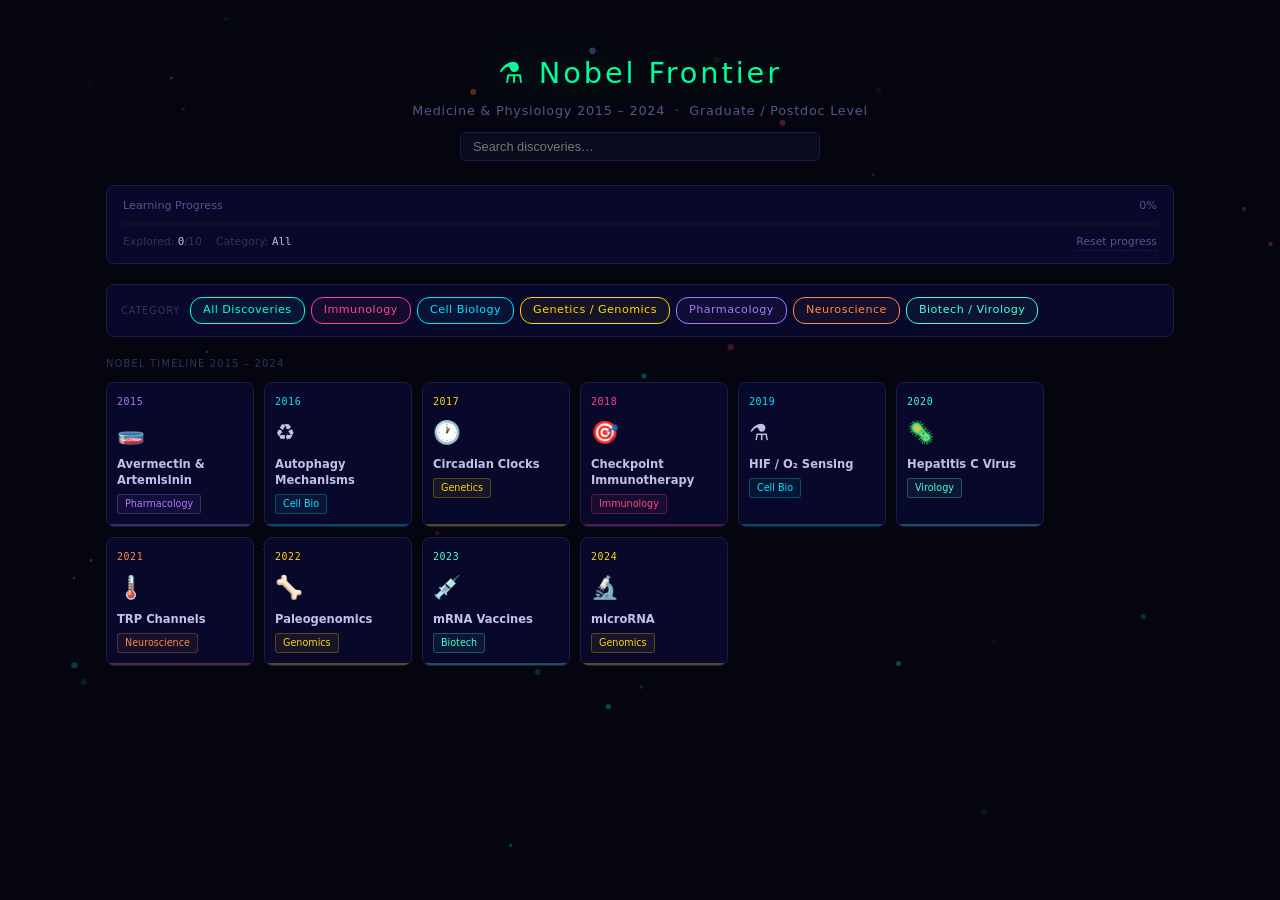
<file: index.html>
<!DOCTYPE html>
<html lang="en">
<head>
<meta charset="UTF-8">
<meta name="viewport" content="width=device-width, initial-scale=1.0">
<title>kbiology — Nobel Frontier 2015–2024</title>
<link rel="stylesheet" href="shared/theme.css">
<style>
html,body{height:100%;overflow-x:hidden}
#particle-canvas{position:fixed;inset:0;pointer-events:none;z-index:0}
.hub-wrap{position:relative;z-index:1;max-width:1100px;margin:0 auto;padding:20px 16px 40px}
.hub-hdr{text-align:center;padding:32px 0 24px}
.hub-title{font-size:1.8rem;color:var(--green);text-shadow:0 0 40px rgba(0,255,153,.4);letter-spacing:.1em;margin-bottom:6px}
.hub-sub{font-size:.8rem;color:var(--dim);letter-spacing:.06em}
.hub-search{margin:12px auto 0;max-width:360px;display:flex;gap:8px}
.hub-search input{flex:1;background:var(--bg3);border:1px solid var(--border);color:var(--text);padding:6px 12px;border-radius:6px;font-size:.8rem;outline:none}
.hub-search input:focus{border-color:var(--green)}
.filter-row{display:flex;gap:6px;flex-wrap:wrap;margin-bottom:20px;padding:12px 14px;background:var(--bg2);border:1px solid var(--border);border-radius:8px;align-items:center}
.filter-lbl{font-size:.6rem;color:var(--muted);text-transform:uppercase;letter-spacing:.1em;margin-right:4px}
.filter-chip{padding:4px 12px;border-radius:12px;font-size:.7rem;cursor:pointer;border:1px solid;letter-spacing:.04em;transition:.15s;user-select:none;position:relative}
.filter-chip:hover{filter:brightness(1.3)}
.filter-chip.active{filter:brightness(1.5)}
.timeline-section{margin-bottom:24px}
.timeline-label{font-size:.62rem;text-transform:uppercase;letter-spacing:.12em;color:var(--muted);margin-bottom:10px}
.timeline-rail{display:flex;gap:10px;flex-wrap:wrap;padding-bottom:8px}
.mod-card{width:148px;background:var(--bg2);border:1px solid var(--border);border-radius:8px;padding:12px 10px;cursor:pointer;transition:.2s;position:relative;overflow:hidden}
.mod-card:hover{transform:translateY(-3px);border-color:var(--cc,var(--green));box-shadow:0 8px 28px rgba(0,0,0,.6),0 0 24px rgba(0,0,0,.4),0 0 0 1px var(--cc,var(--green))}
.mod-card.filtered-out{opacity:.25;pointer-events:none}
.mod-card.visited::after{content:'✓';position:absolute;top:6px;right:8px;font-size:.7rem;color:var(--good);opacity:.9}
.card-year{font-size:.62rem;font-family:monospace;color:var(--cc,var(--green));letter-spacing:.06em;margin-bottom:6px;display:flex;align-items:center;gap:5px}
.card-icon{font-size:1.4rem;margin-bottom:6px}
.card-title{font-size:.72rem;color:var(--text);line-height:1.4;font-weight:600;margin-bottom:5px}
.card-tag{font-size:.6rem;padding:2px 7px;border-radius:3px;border:1px solid;display:inline-block}
.card-glow{position:absolute;bottom:0;left:0;right:0;height:2px;background:var(--cc,var(--green));opacity:.3;transition:.2s}
.mod-card:hover .card-glow{opacity:.8;box-shadow:0 0 10px var(--cc,var(--green))}
.progress-bar-wrap{background:var(--bg2);border:1px solid var(--border);border-radius:8px;padding:12px 16px;margin-bottom:20px}
.progress-label{display:flex;justify-content:space-between;font-size:.7rem;color:var(--dim);margin-bottom:7px}
.progress-track{height:4px;background:var(--bg4);border-radius:2px;overflow:hidden}
.progress-fill{height:100%;background:linear-gradient(90deg,var(--green),var(--cyan));border-radius:2px;transition:width .4s ease}
.info-bar{display:flex;gap:14px;margin-top:8px}
.info-stat{font-size:.68rem;color:var(--muted)}
.info-stat span{color:var(--text);font-family:monospace}

/* Chip modal */
#chip-modal{
  display:none;position:fixed;z-index:99999;
  min-width:240px;max-width:320px;
  background:var(--bg3);border:1px solid var(--border);border-radius:10px;
  padding:16px 14px 12px;
  box-shadow:0 10px 50px rgba(0,0,0,.85);
  font-size:12px;line-height:1.55;color:var(--text);
  pointer-events:none;overflow:hidden;transition:border-color .3s
}
#chip-modal.vis{display:block}
#chip-modal .cm-bar{
  position:absolute;top:0;left:0;height:3px;width:0%;
  background:linear-gradient(90deg,var(--cc,#00e5ff) 0%,#fff 50%,var(--cc,#00e5ff) 100%);
  box-shadow:0 0 10px var(--cc,#00e5ff),0 0 22px rgba(255,255,255,.4);
  opacity:0;border-radius:10px 10px 0 0;pointer-events:none
}
#chip-modal.counting .cm-bar{opacity:1;animation:cmcharge 5s linear forwards}
#chip-modal.pinned .cm-bar{opacity:1;width:100%;animation:none;background:var(--cc,#00e5ff);box-shadow:0 0 18px var(--cc,#00e5ff),0 0 40px rgba(255,255,255,.5)}
#chip-modal.pinned{pointer-events:auto;border-color:var(--cc,#00e5ff)}
@keyframes cmcharge{from{width:0%}to{width:100%}}
.cm-title{font-size:13px;font-weight:700;color:var(--bright);margin-bottom:4px;display:flex;align-items:center;gap:7px}
.cm-badge{font-size:.6rem;font-weight:700;letter-spacing:.06em;text-transform:uppercase;padding:2px 7px;border-radius:4px;border:1px solid;flex-shrink:0}
.cm-desc{color:#8888b0;margin-bottom:8px;font-size:11px}
.cm-topics{display:flex;flex-direction:column;gap:3px;margin-bottom:7px}
.cm-topic-row{display:flex;align-items:center;gap:7px;background:var(--bg4);border-radius:4px;padding:3px 7px;font-size:11px}
.cm-topic-year{color:#44447a;font-family:monospace;font-size:.68rem;flex-shrink:0;width:30px}
.cm-hint{font-size:.62rem;color:#22224a;margin-top:5px;text-align:center}
#chip-modal.counting .cm-hint{opacity:0}
#chip-modal.pinned .cm-hint{display:none}
.cm-ext-link{display:none;font-size:.68rem;color:var(--cc,#00e5ff);text-decoration:none;margin-top:5px}
#chip-modal.pinned .cm-ext-link{display:block}
</style>
</head>
<body>
<canvas id="particle-canvas"></canvas>
<div class="hub-wrap">

  <div class="hub-hdr">
    <div class="hub-title">⚗ Nobel Frontier</div>
    <div class="hub-sub">Medicine &amp; Physiology 2015 – 2024 &nbsp;·&nbsp; Graduate / Postdoc Level</div>
    <div class="hub-search">
      <input type="text" id="search-input" placeholder="Search discoveries…" autocomplete="off">
    </div>
  </div>

  <div class="progress-bar-wrap">
    <div class="progress-label">
      <span>Learning Progress</span>
      <span id="prog-pct">0%</span>
    </div>
    <div class="progress-track"><div class="progress-fill" id="prog-fill" style="width:0%"></div></div>
    <div class="info-bar">
      <div class="info-stat">Explored: <span id="stat-visited">0</span>/10</div>
      <div class="info-stat">Category: <span id="stat-cat">All</span></div>
      <a href="#" id="reset-progress" class="info-stat" style="margin-left:auto;color:var(--dim);text-decoration:none;border-bottom:1px dashed var(--border);cursor:pointer">Reset progress</a>
    </div>
  </div>

  <div class="filter-row" id="filter-row">
    <span class="filter-lbl">Category</span>
  </div>

  <div class="timeline-section">
    <div class="timeline-label">Nobel Timeline 2015 – 2024</div>
    <div class="timeline-rail" id="timeline-rail"></div>
  </div>

</div>

<div id="chip-modal">
  <div class="cm-bar"></div>
  <div class="cm-title"><span id="cm-name"></span><span class="cm-badge" id="cm-badge"></span></div>
  <div class="cm-desc" id="cm-desc"></div>
  <div class="cm-topics" id="cm-topics"></div>
  <div class="cm-hint">Hold 5s to pin</div>
  <a class="cm-ext-link" id="cm-link" href="#" target="_blank" rel="noopener">Explore on NIH ↗</a>
</div>

<script>
// ── Data ─────────────────────────────────────────────────────────────────────
const MODULES = [
  {year:2015,title:'Avermectin & Artemisinin', icon:'🧫',category:'pharmacology',tag:'Pharmacology',file:'modules/2015_antiparasitic.html'},
  {year:2016,title:'Autophagy Mechanisms',     icon:'♻️',category:'cell',         tag:'Cell Bio',    file:'modules/2016_autophagy.html'},
  {year:2017,title:'Circadian Clocks',          icon:'🕐',category:'genetics',     tag:'Genetics',    file:'modules/2017_circadian.html'},
  {year:2018,title:'Checkpoint Immunotherapy',  icon:'🎯',category:'immunology',   tag:'Immunology',  file:'modules/2018_immunotherapy.html'},
  {year:2019,title:'HIF / O\u2082 Sensing',     icon:'⚗️',category:'cell',         tag:'Cell Bio',    file:'modules/2019_hif_oxygen.html'},
  {year:2020,title:'Hepatitis C Virus',          icon:'🦠',category:'biotech',      tag:'Virology',    file:'modules/2020_hepatitis_c.html'},
  {year:2021,title:'TRP Channels',               icon:'🌡️',category:'neuroscience', tag:'Neuroscience',file:'modules/2021_trp_channels.html'},
  {year:2022,title:'Paleogenomics',              icon:'🦴',category:'genetics',     tag:'Genomics',    file:'modules/2022_paleogenomics.html'},
  {year:2023,title:'mRNA Vaccines',              icon:'💉',category:'biotech',      tag:'Biotech',     file:'modules/2023_mrna.html'},
  {year:2024,title:'microRNA',                   icon:'🔬',category:'genetics',     tag:'Genomics',    file:'modules/2024_microrna.html'},
];

const CATEGORIES = {
  all:{name:'All Discoveries',color:'#00ff99',badge:'10 topics',
    desc:'The complete Nobel Medicine & Physiology prizes 2015–2024. Cell biology, genomics, immunology, pharmacology, neuroscience and biotechnology.',
    topics:MODULES.map(m=>({year:String(m.year),name:m.title})),
    link:'https://www.nobelprize.org/prizes/medicine/'},
  immunology:{name:'Immunology',color:'#ff4488',badge:'1 prize',
    desc:'Checkpoint proteins PD-1 and CTLA-4 act as molecular brakes that tumors exploit to evade immune destruction — blocking them unleashes T cells against cancer.',
    topics:[{year:'2018',name:'PD-1 / CTLA-4 Checkpoint Blockade'}],
    link:'https://www.niaid.nih.gov/research/immune-system'},
  cell:{name:'Cell Biology',color:'#00e5ff',badge:'2 prizes',
    desc:'Fundamental cellular homeostasis — lysosomal autophagy machinery (Ohsumi) and HIF transcription factor oxygen sensing (Kaelin, Ratcliffe, Semenza).',
    topics:[{year:'2016',name:'Autophagy — lysosomal self-digestion'},{year:'2019',name:'HIF pathway — hypoxia signaling'}],
    link:'https://www.nigms.nih.gov/education/fact-sheets/Pages/cell-biology.aspx'},
  genetics:{name:'Genetics / Genomics',color:'#ffd700',badge:'3 prizes',
    desc:'Molecular clocks from transcription factor feedback loops, ancient DNA from 40,000-year-old bones, and microRNA post-transcriptional silencing networks.',
    topics:[{year:'2017',name:'CLOCK/BMAL1 circadian oscillator'},{year:'2022',name:'Neanderthal paleogenomics'},{year:'2024',name:'lin-4 / let-7 microRNA silencing'}],
    link:'https://www.genome.gov/'},
  pharmacology:{name:'Pharmacology',color:'#aa77ff',badge:'1 prize',
    desc:'Rational drug discovery from natural products: avermectin from soil bacteria and artemisinin from herbal medicine — ethnopharmacology meets modern drug development.',
    topics:[{year:'2015',name:'Avermectin & Artemisinin'}],
    link:'https://www.ncats.nih.gov/'},
  neuroscience:{name:'Neuroscience',color:'#ff8844',badge:'1 prize',
    desc:'TRPV1 and PIEZO channels — molecular transducers of heat, cold, and mechanical force at nerve terminals. Opens new analgesic drug targets.',
    topics:[{year:'2021',name:'TRPV1 / PIEZO thermosensation & mechanosensation'}],
    link:'https://www.ninds.nih.gov/'},
  biotech:{name:'Biotech / Virology',color:'#44ffcc',badge:'2 prizes',
    desc:'HCV characterization enabling curative direct-acting antivirals, and nucleoside-modified mRNA with lipid nanoparticle delivery for rapid vaccine platforms.',
    topics:[{year:'2020',name:'HCV — NS5A/NS5B targets, pan-genotypic DAAs'},{year:'2023',name:'mRNA — pseudouridine mod, LNP formulation'}],
    link:'https://www.niaid.nih.gov/'},
};

// ── localStorage progress ─────────────────────────────────────────────────
const STORE_KEY = 'kbiology-visited';
function loadVisited() {
  try { return new Set(JSON.parse(localStorage.getItem(STORE_KEY) || '[]')); }
  catch(e) { return new Set(); }
}
function saveVisited(s) {
  try { localStorage.setItem(STORE_KEY, JSON.stringify([...s])); } catch(e){}
}
let visited = loadVisited();

function updateProgress() {
  const pct = Math.round(visited.size / MODULES.length * 100);
  document.getElementById('prog-fill').style.width = pct + '%';
  document.getElementById('prog-pct').textContent = pct + '%';
  document.getElementById('stat-visited').textContent = visited.size;
  // update card visited state
  MODULES.forEach(m => {
    const card = document.getElementById('card-' + m.year);
    if (card) card.classList.toggle('visited', visited.has(m.year));
  });
}

// ── Build filter chips ───────────────────────────────────────────────────────
let activeCat = 'all';
const filterRow = document.getElementById('filter-row');
const CHIP_COLORS = {all:'#00ff99',immunology:'#ff4488',cell:'#00e5ff',genetics:'#ffd700',pharmacology:'#aa77ff',neuroscience:'#ff8844',biotech:'#44ffcc'};

Object.entries(CATEGORIES).forEach(([catKey, cat]) => {
  const chip = document.createElement('span');
  chip.className = 'filter-chip' + (catKey === 'all' ? ' active' : '');
  chip.textContent = cat.name;
  chip.style.borderColor = cat.color;
  chip.style.color = cat.color;
  chip.style.background = cat.color + '0d';
  chip.dataset.cat = catKey;
  chip.addEventListener('click', () => {
    activeCat = catKey;
    document.querySelectorAll('.filter-chip').forEach(c => c.classList.toggle('active', c.dataset.cat === catKey));
    document.getElementById('stat-cat').textContent = cat.name;
    filterCards(catKey);
    pinned = false; clearTimeout(hoverTimer); chipModal.className = '';
  });
  // Hover events wired below
  filterRow.appendChild(chip);
});

function filterCards(cat) {
  MODULES.forEach(m => {
    const card = document.getElementById('card-' + m.year);
    if (card) card.classList.toggle('filtered-out', cat !== 'all' && m.category !== cat);
  });
}

// ── Build timeline cards ─────────────────────────────────────────────────────
const rail = document.getElementById('timeline-rail');
MODULES.forEach(m => {
  const cat = CATEGORIES[m.category] || CATEGORIES.all;
  const card = document.createElement('div');
  card.className = 'mod-card' + (visited.has(m.year) ? ' visited' : '');
  card.id = 'card-' + m.year;
  card.style.setProperty('--cc', cat.color);

  const yearEl = document.createElement('div');
  yearEl.className = 'card-year';
  yearEl.textContent = m.year;

  const iconEl = document.createElement('div');
  iconEl.className = 'card-icon';
  iconEl.textContent = m.icon;

  const titleEl = document.createElement('div');
  titleEl.className = 'card-title';
  titleEl.textContent = m.title;

  const tagEl = document.createElement('div');
  tagEl.className = 'card-tag';
  tagEl.textContent = m.tag;
  tagEl.style.color = cat.color;
  tagEl.style.borderColor = cat.color + '44';
  tagEl.style.background = cat.color + '10';

  const glowEl = document.createElement('div');
  glowEl.className = 'card-glow';

  card.appendChild(yearEl);
  card.appendChild(iconEl);
  card.appendChild(titleEl);
  card.appendChild(tagEl);
  card.appendChild(glowEl);

  card.addEventListener('click', () => {
    visited.add(m.year);
    saveVisited(visited);
    updateProgress();
    window.location.href = m.file;
  });

  rail.appendChild(card);
});

// ── Search filter ────────────────────────────────────────────────────────────
document.getElementById('search-input').addEventListener('input', function() {
  const q = this.value.toLowerCase().trim();
  MODULES.forEach(m => {
    const card = document.getElementById('card-' + m.year);
    if (!card) return;
    const match = !q || m.title.toLowerCase().includes(q) || String(m.year).includes(q) || m.tag.toLowerCase().includes(q);
    card.classList.toggle('filtered-out', !match);
  });
});

// ── Chip modal (Warhammer 5s charge bar) ─────────────────────────────────────
const chipModal = document.getElementById('chip-modal');
let hoverTimer = null, pinned = false;

function buildChipTopics(topics) {
  const el = document.getElementById('cm-topics');
  while (el.firstChild) el.removeChild(el.firstChild);
  topics.forEach(t => {
    const row = document.createElement('div'); row.className = 'cm-topic-row';
    const yr = document.createElement('span'); yr.className = 'cm-topic-year'; yr.textContent = t.year;
    const nm = document.createElement('span'); nm.className = ''; nm.style.color = '#c0c0ea'; nm.textContent = t.name;
    row.appendChild(yr); row.appendChild(nm);
    el.appendChild(row);
  });
}

function showChipModal(catKey, x, y) {
  const d = CATEGORIES[catKey]; if (!d) return;
  chipModal.style.setProperty('--cc', d.color);
  document.getElementById('cm-name').textContent = d.name;
  const badge = document.getElementById('cm-badge');
  badge.textContent = d.badge;
  badge.style.color = d.color;
  badge.style.borderColor = d.color + '44';
  badge.style.background = d.color + '12';
  document.getElementById('cm-desc').textContent = d.desc;
  buildChipTopics(d.topics);
  document.getElementById('cm-link').href = d.link;
  posChipModal(x, y);
  chipModal.className = 'vis counting';
}

function posChipModal(x, y) {
  const mw=320, mh=280, vw=window.innerWidth, vh=window.innerHeight;
  let left = x + 14, top = y + 14;
  if (left + mw > vw - 10) left = x - mw - 14;
  if (top  + mh > vh - 10) top  = vh - mh - 10;
  chipModal.style.left = left + 'px';
  chipModal.style.top  = top  + 'px';
}

document.querySelectorAll('.filter-chip').forEach(chip => {
  chip.addEventListener('mouseenter', e => {
    if (pinned) return;
    clearTimeout(hoverTimer);
    const r = chip.getBoundingClientRect();
    showChipModal(chip.dataset.cat, r.right, r.bottom);
    hoverTimer = setTimeout(() => {
      chipModal.classList.remove('counting');
      chipModal.classList.add('pinned');
      pinned = true;
    }, 5000);
  });
  chip.addEventListener('mouseleave', () => {
    if (pinned) return;
    clearTimeout(hoverTimer);
    chipModal.className = '';
  });
  chip.addEventListener('mousemove', e => {
    if (!pinned && chipModal.classList.contains('vis')) posChipModal(e.clientX, e.clientY);
  });
});

document.addEventListener('click', e => {
  if (!e.target.closest('.filter-chip') && !e.target.closest('#chip-modal')) {
    pinned = false; clearTimeout(hoverTimer); chipModal.className = '';
  }
});

// ── Particle background ───────────────────────────────────────────────────────
(function() {
  const cv = document.getElementById('particle-canvas');
  const ctx = cv.getContext('2d');
  const COLORS = ['#00ff99','#00e5ff','#ffd700','#ff4488','#ff8844','#44ffcc','#88aaff','#aa77ff'];
  let W, H, particles = [];

  function resize() {
    W = cv.width  = window.innerWidth;
    H = cv.height = window.innerHeight;
  }

  function mkParticle() {
    return {
      x: Math.random() * W, y: Math.random() * H,
      vx: (Math.random() - 0.5) * 0.3, vy: (Math.random() - 0.5) * 0.3,
      r: 1 + Math.random() * 2.5,
      color: COLORS[Math.floor(Math.random() * COLORS.length)],
      a: Math.random() * Math.PI * 2, da: (Math.random() - 0.5) * 0.01
    };
  }

  resize();
  for (let i = 0; i < 55; i++) particles.push(mkParticle());
  window.addEventListener('resize', resize);

  function draw() {
    ctx.clearRect(0, 0, W, H);
    particles.forEach(p => {
      p.x += p.vx; p.y += p.vy; p.a += p.da;
      if (p.x < -10) p.x = W + 10;
      if (p.x > W + 10) p.x = -10;
      if (p.y < -10) p.y = H + 10;
      if (p.y > H + 10) p.y = -10;
      const opacity = 0.15 + 0.15 * Math.sin(p.a);
      ctx.beginPath();
      ctx.arc(p.x, p.y, p.r, 0, Math.PI * 2);
      ctx.fillStyle = p.color;
      ctx.globalAlpha = opacity;
      ctx.fill();
    });
    ctx.globalAlpha = 1;
    requestAnimationFrame(draw);
  }
  draw();
})();

updateProgress();

// ── Reset progress ──────────────────────────────────────────────────────────
document.getElementById('reset-progress').addEventListener('click', e => {
  e.preventDefault();
  if (!visited.size) return;
  if (!confirm(`Reset learning progress? (${visited.size} module${visited.size === 1 ? '' : 's'} marked visited)`)) return;
  visited = new Set();
  saveVisited(visited);
  updateProgress();
});
</script>
</body>
</html>
</file>
<file: shared/theme.css>
*, *::before, *::after { box-sizing: border-box; margin: 0; padding: 0; }

:root {
  --bg:#05050f; --bg2:#08082a; --bg3:#0b0b1e; --bg4:#0f0f28;
  --border:#1c1c44; --border2:#0f0f28;
  --text:#c0c0ea; --dim:#55558a; --muted:#33335a; --bright:#e8e8ff;
  --green:#00ff99; --cyan:#00e5ff; --gold:#ffd700; --pink:#ff4488;
  --orange:#ff8844; --teal:#44ffcc; --blue:#88aaff; --violet:#aa77ff;
  --good:#00ff99; --warn:#ffd700; --bad:#ff4444;
}

body { background:var(--bg); color:var(--text); font-family:'Segoe UI',system-ui,sans-serif; font-size:13px; line-height:1.5; }

h1 { font-size:1.4rem; color:var(--green); text-shadow:0 0 24px rgba(0,255,153,.35); letter-spacing:.06em; }
h2 { font-size:1.1rem; color:var(--green); letter-spacing:.05em; }
h3 { font-size:.9rem;  color:var(--bright); }
.subtitle { font-size:.75rem; color:var(--dim); }
.sec-lbl  { font-size:.62rem; text-transform:uppercase; letter-spacing:.1em; color:var(--muted); margin-bottom:5px; display:block; }

.panel-card { background:var(--bg3); border:1px solid var(--border); border-radius:6px; padding:10px 12px; }
.panel-title { font-size:.7rem; text-transform:uppercase; letter-spacing:.08em; color:var(--muted); margin-bottom:7px; display:flex; align-items:center; gap:6px; }
.panel-title-bar { width:8px; height:2px; border-radius:1px; flex-shrink:0; }
.panel-body { font-size:.75rem; color:#8888b0; line-height:1.6; }
.panel-body strong { color:var(--text); }
.panel-body em { color:var(--green); font-style:normal; }

.prop-row { display:flex; justify-content:space-between; align-items:center; padding:3px 0; border-bottom:1px solid var(--border2); font-size:.72rem; }
.prop-row:last-child { border-bottom:none; }
.prop-key { color:var(--dim); }
.prop-val { font-family:monospace; font-size:.7rem; color:var(--text); }
.prop-val.good { color:var(--good); }
.prop-val.warn { color:var(--warn); }
.prop-val.bad  { color:var(--bad);  }

.mol-chip { display:inline-flex; align-items:center; gap:6px; background:var(--bg4); border:1px solid var(--border); border-radius:5px; padding:4px 10px; font-size:.72rem; color:#8888b0; cursor:pointer; transition:.15s; }
.mol-chip:hover { border-color:var(--cyan); color:var(--cyan); }
.mol-chip.protein:hover { border-color:var(--violet); color:var(--violet); }
.mol-chip.lipid:hover   { border-color:var(--orange); color:var(--orange); }
.mol-chip.small:hover   { border-color:var(--gold);   color:var(--gold);   }

.tabs { display:flex; gap:2px; }
.tab { padding:6px 16px; border:1px solid transparent; border-bottom:none; background:transparent; color:var(--muted); font-size:.78rem; border-radius:5px 5px 0 0; cursor:pointer; transition:.15s; position:relative; top:1px; user-select:none; }
.tab:hover { color:var(--text); background:var(--bg3); }
.tab.active { color:var(--green); background:var(--bg3); border-color:var(--border); }
.tab-dot { display:inline-block; width:5px; height:5px; border-radius:50%; margin-right:5px; vertical-align:middle; opacity:.7; }

.btn { padding:5px 10px; background:var(--bg4); border:1px solid var(--border); color:var(--dim); border-radius:4px; font-size:.72rem; cursor:pointer; transition:.15s; }
.btn:hover { border-color:var(--green); color:var(--green); }
.btn.primary { border-color:rgba(0,255,153,.3); color:var(--green); background:rgba(0,255,153,.05); }
.btn-row { display:flex; gap:4px; flex-wrap:wrap; }

input[type=range] { width:100%; accent-color:var(--green); margin-top:3px; }
select { background:var(--bg4); border:1px solid var(--border); color:var(--text); padding:4px 8px; border-radius:4px; font-size:.78rem; width:100%; cursor:pointer; }
.val-disp { font-size:.75rem; margin-top:3px; font-family:monospace; color:var(--green); }

.callout { background:rgba(0,255,153,.04); border:1px solid rgba(0,255,153,.18); border-radius:5px; padding:9px 11px; font-size:.76rem; line-height:1.55; }
.callout strong { color:var(--green); }

.sidebar-block { margin-bottom:14px; }
.ctrl-row { display:flex; justify-content:space-between; align-items:center; padding:3px 0; border-bottom:1px solid var(--border2); font-size:.71rem; }
.ctrl-row:last-child { border-bottom:none; }
.ctrl-lbl { color:var(--dim); }
.ctrl-val { color:var(--green); font-family:monospace; font-size:.7rem; }

/* Glossary tooltip trigger — applied by glossary-tooltip.js to [data-gloss] spans */
.gtip { border-bottom:1px dashed rgba(0,229,255,.4); cursor:help; color:inherit; white-space:nowrap; }
.gtip:hover { color:var(--cyan); border-bottom-color:var(--cyan); }

.ref-item { background:var(--bg4); border-left:2px solid var(--border); padding:6px 8px; border-radius:0 4px 4px 0; margin-bottom:5px; cursor:pointer; transition:.15s; }
.ref-item:hover { border-left-color:var(--green); }
.ref-year    { font-size:.6rem; color:var(--muted); font-family:monospace; }
.ref-title   { font-size:.68rem; color:#8888b0; line-height:1.4; margin-top:1px; }
.ref-journal { font-size:.6rem; color:#44447a; margin-top:2px; font-style:italic; }

::-webkit-scrollbar       { width:5px; height:5px; }
::-webkit-scrollbar-track { background:var(--bg2); }
::-webkit-scrollbar-thumb { background:#2a2a55; border-radius:3px; }
::-webkit-scrollbar-thumb:hover { background:#3a3a77; }
</file>
